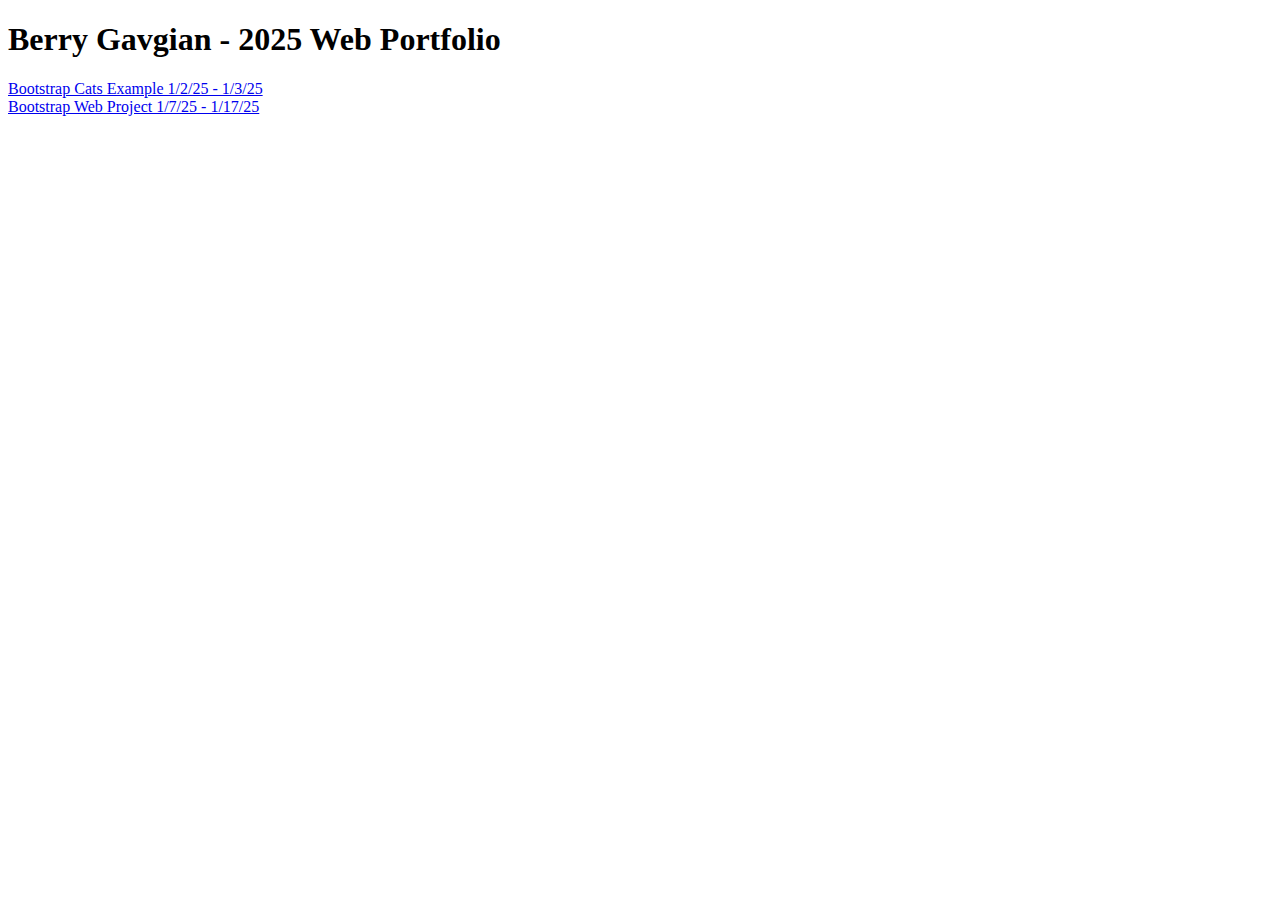
<file: index.html>
<!DOCTYPE html>
<html lang="en">
<head>
    <meta charset="UTF-8">
    <meta name="viewport" content="width=device-width, initial-scale=1.0">
    <title>Berry Gavgian - 2025 Web Portfolio</title>
</head>
<body>
    <h1>Berry Gavgian - 2025 Web Portfolio</h1>
    <a href="projects/catsBootstrap/index.html" target="_blank">Bootstrap Cats Example 1/2/25 - 1/3/25</a>
    <br>
    <a href="projects/bootstrapwebproject/index.html" target="_blank">Bootstrap Web Project 1/7/25 - 1/17/25 </a>
</body>
</html>
</file>
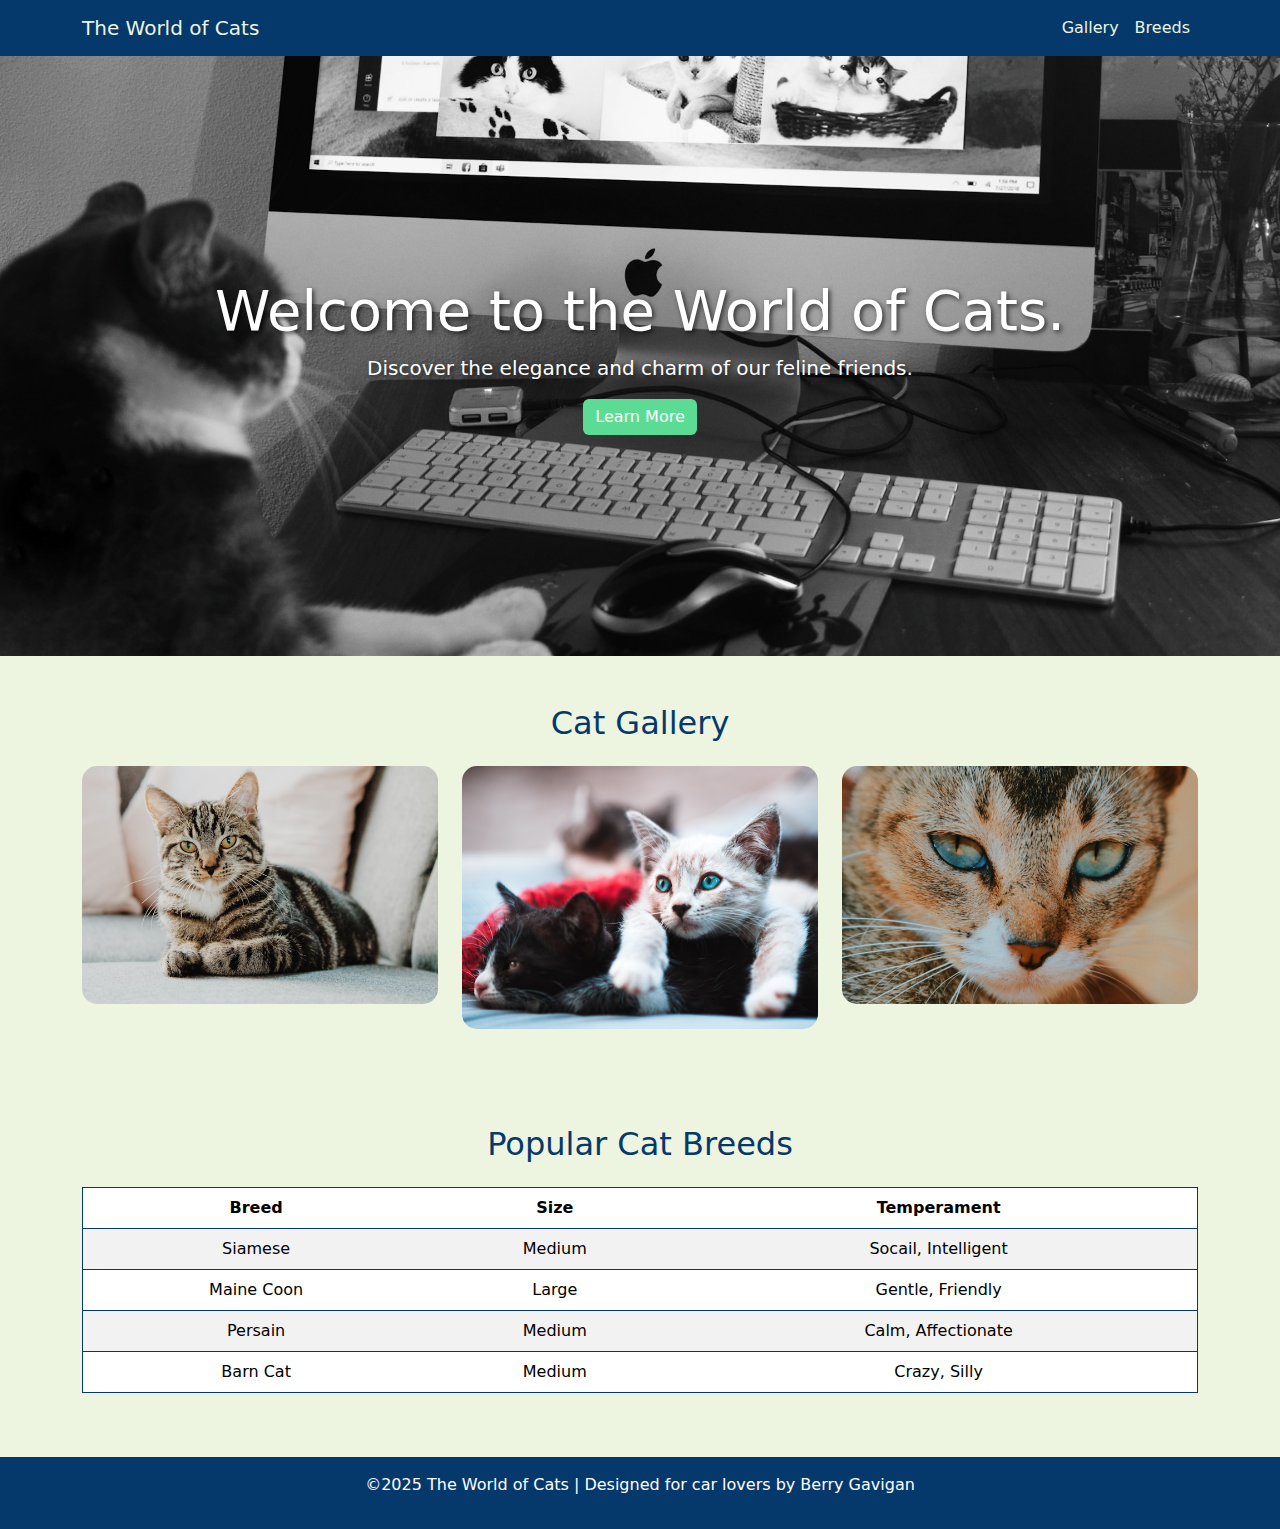
<file: projects/catsBootstrap/index.html>
<!DOCTYPE html>
<html lang="en">
<head>
    <meta charset="UTF-8">
    <meta name="viewport" content="width=device-width, initial-scale=1.0">
    <title>The World of Cats</title>

    <!-- Bootstrap CSS -->
        <link href="https://cdn.jsdelivr.net/npm/bootstrap@5.3.3/dist/css/bootstrap.min.css" rel="stylesheet" integrity="sha384-QWTKZyjpPEjISv5WaRU9OFeRpok6YctnYmDr5pNlyT2bRjXh0JMhjY6hW+ALEwIH" crossorigin="anonymous">


    <!-- Custom CSS -->
        <link rel="stylesheet" href="css/style.css">
</head>        
<body>
    <!-- Nav bar -->
    <nav class="navbar navbar-expand-lg">
        <div class="container">
            <!-- Brand Icon - Logo -->
            <a class="navbar-brand" href="#">The World of Cats</a>
            <!-- Hamburger button -->
            <button class="navbar-toggler" type="button" data-bs-toggle="collapse" data-bs-target="#navbarNav">
                <!-- <span class="navbar-toggler-icon"></span> -->
                <svg xmlns="http://www.w3.org/2000/svg" width="16" height="16" fill="currentColor" class="bi bi-list" viewBox="0 0 16 16">
                    <path fill-rule="evenodd" d="M2.5 12a.5.5 0 0 1 .5-.5h10a.5.5 0 0 1 0 1H3a.5.5 0 0 1-.5-.5m0-4a.5.5 0 0 1 .5-.5h10a.5.5 0 0 1 0 1H3a.5.5 0 0 1-.5-.5m0-4a.5.5 0 0 1 .5-.5h10a.5.5 0 0 1 0 1H3a.5.5 0 0 1-.5-.5"/>
                </svg>
            </button>
            <!-- Nav menu -->
            <div class="collapse navbar-collapse" id="navbarNav">
                <ul class="navbar-nav ms-auto">
                    <li class="nav-items"><a href="#gallery" class="nav-link">Gallery</a></li>
                    <li class="nav-items"><a href="#breeds" class="nav-link">Breeds</a></li>
                </ul>
            </div>
        </div>
    </nav>
    <!-- Header -->
     <header class="header-section">
        <h1 class="display-4">Welcome to the World of Cats.</h1>
        <p class="lead">Discover the elegance and charm of our feline friends.</p>
        <!-- Call to action -->
        <button class="btn btn-custom">Learn More</button>
     </header>
    <!-- Main -->
     <main>    
        <!-- Gallery -->
        <section id="gallery" class="container py-5">
            <h2 class="text-center mb-4">Cat Gallery</h2>
            <div class="row g-4">
                <div class="col-md-4">
                    <img src="img/img 2/cat1.jpg" class="img-fluid thumbnail-img" alt="Cat 1 - Photo by <a href='https://unsplash.com/@ejleusink?utm_content=creditCopyText&utm_medium=referral&utm_source=unsplash'>Erik-Jan Leusink</a> on <a href='https://unsplash.com/photos/selective-focus-photo-of-gray-tabby-cat-IbPxGLgJiMI?utm_content=creditCopyText&utm_medium=referral&utm_source=unsplash'>Unsplash</a>">
                </div>
                <div class="col-md-4">
                    <img src="img/img 2/cat2.jpg" class="img-fluid thumbnail-img" alt="Cat 2 - Photo by <a href='https://unsplash.com/@ejleusink?utm_content=creditCopyText&utm_medium=referral&utm_source=unsplash'>Erik-Jan Leusink</a> on <a href='https://unsplash.com/photos/selective-focus-photo-of-gray-tabby-cat-IbPxGLgJiMI?utm_content=creditCopyText&utm_medium=referral&utm_source=unsplash'>Unsplash</a>">
                </div>
                <div class="col-md-4">
                    <img src="img/img 2/cat3.jpg" class="img-fluid thumbnail-img" alt="Cat 3 - Photo by https://unsplash.com/@calypso999?utm_content=creditCopyText&utm_medium=referral&utm_source=unsplash'>Raul Varzar</a> on <a href='https://unsplash.com/photos/selective-focus-photography-brown-cat-lying-over-black-cat-1l2waV8glIQ?utm_content=creditCopyText&utm_medium=referral&utm_source=unsplash'>Unsplash</a>">
                </div>                
            </div>
        </section>
        <!-- Breeds -->
        <section id="breeds" class="container py-5">
            <h2 class="text-center mb-4">Popular Cat Breeds</h2>
            <table class="table table-custom table-striped text-center">
                <thead>
                    <tr>
                        <th>Breed</th>
                        <th>Size</th>
                        <th>Temperament</th>
                    </tr>
                </thead>
                <tbody>
                    <tr>
                        <td>Siamese</td>
                        <td>Medium</td>
                        <td>Socail, Intelligent</td>
                    </tr>
                    <tr>
                        <td>Maine Coon</td>
                        <td>Large</td>
                        <td>Gentle, Friendly</td>
                    </tr>
                    <tr>
                        <td>Persain</td>
                        <td>Medium</td>
                        <td>Calm, Affectionate</td>
                    </tr>
                    <tr>
                        <td>Barn Cat</td>
                        <td>Medium</td>
                        <td>Crazy, Silly</td>
                    </tr>
                </tbody>
            </table>
        </section>
    </main>
    <!-- Footer -->
    <footer class="text-center py-3">
        <p>&copy;2025 The World of Cats | Designed for car lovers by Berry Gavigan</p>
    </footer>

    <!-- Bootstrap JavaScript -->
    <script src="https://cdn.jsdelivr.net/npm/bootstrap@5.3.3/dist/js/bootstrap.bundle.min.js" integrity="sha384-YvpcrYf0tY3lHB60NNkmXc5s9fDVZLESaAA55NDzOxhy9GkcIdslK1eN7N6jIeHz" crossorigin="anonymous"></script>
</body>
</html>
</file>
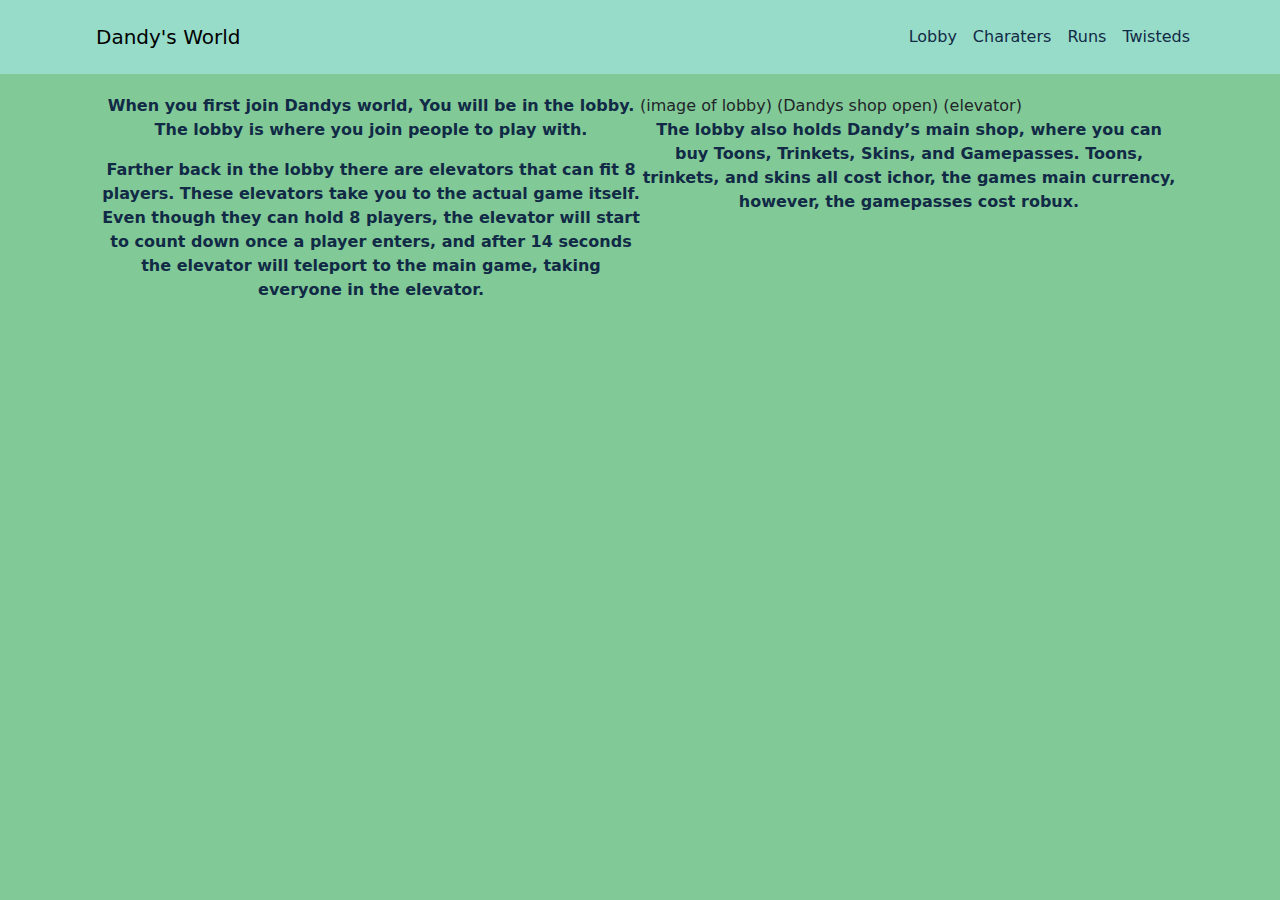
<file: projects/bootstrapwebproject/page1.html>
<!DOCTYPE html>
<html lang="en">
<head>
    <meta charset="UTF-8">
    <meta name="viewport" content="width=device-width, initial-scale=1.0">
    <title>Dandy world</title>

    <!-- Bootstrap CSS -->
    <link href="https://cdn.jsdelivr.net/npm/bootstrap@5.3.3/dist/css/bootstrap.min.css" rel="stylesheet" integrity="sha384-QWTKZyjpPEjISv5WaRU9OFeRpok6YctnYmDr5pNlyT2bRjXh0JMhjY6hW+ALEwIH" crossorigin="anonymous">


    <!-- Custom CSS -->
        <link rel="stylesheet" href="css/styles.css">
</head>
<body>
    <nav class="navbar navbar-expand-lg sticky-top">
        <div class="container">
            <a class="navbar-brand" href="index.html">Dandy's World</a>
            <button class="navbar-toggler" type="button" data-bs-toggle="collapse" data-bs-target="#navbarNav">
                <svg xmlns="http://www.w3.org/2000/svg" width="16" height="16" fill="currentColor" class="bi bi-list" viewBox="0 0 16 16">
                    <path fill-rule="evenodd" d="M2.5 12a.5.5 0 0 1 .5-.5h10a.5.5 0 0 1 0 1H3a.5.5 0 0 1-.5-.5m0-4a.5.5 0 0 1 .5-.5h10a.5.5 0 0 1 0 1H3a.5.5 0 0 1-.5-.5m0-4a.5.5 0 0 1 .5-.5h10a.5.5 0 0 1 0 1H3a.5.5 0 0 1-.5-.5"/>
                </svg>
            </button>
            <div class="collapse navbar-collapse" id="navbarNav">
                <ul class="navbar-nav ms-auto">
                    <li class="nav-items"><a href="page1.html" class="nav-link even">Lobby</a></li>
                    <li class="nav-items"><a href="page2.html" class="nav-link even">Charaters</a></li>
                    <li class="nav-items"><a href="page3.html" class="nav-link even">Runs</a></li>
                    <li class="nav-items"><a href="page4.html" class="nav-link even">Twisteds</a></li>
                </ul>
            </div>
        </div>
    </nav>

        <div class="container">
            <div class="content">
                <p class="even col-6" id="l">When you first join Dandys world, You will be in the lobby. The lobby is where you join people to play with.</p>
                (image of lobby) 
                <p class="even col-6" id="r"> The lobby also holds Dandy’s main shop, where you can buy Toons, Trinkets, Skins, and Gamepasses. Toons, trinkets, and skins all cost ichor, the games main currency, however, the gamepasses cost robux.</p>
                (Dandys shop open) 
                <p class="even col-6" id="l">Farther back in the lobby there are elevators that can fit 8 players. These elevators take you to the actual game itself. Even though they can hold 8 players, the elevator will start to count down once a player enters, and after 14 seconds the elevator will teleport to the main game, taking everyone in the elevator.</p>
                (elevator)
            </div>
        </div>
    <script src="https://cdn.jsdelivr.net/npm/bootstrap@5.3.3/dist/js/bootstrap.bundle.min.js" integrity="sha384-YvpcrYf0tY3lHB60NNkmXc5s9fDVZLESaAA55NDzOxhy9GkcIdslK1eN7N6jIeHz" crossorigin="anonymous"></script>
</body>
<footer>

</footer>
</html>
</file>
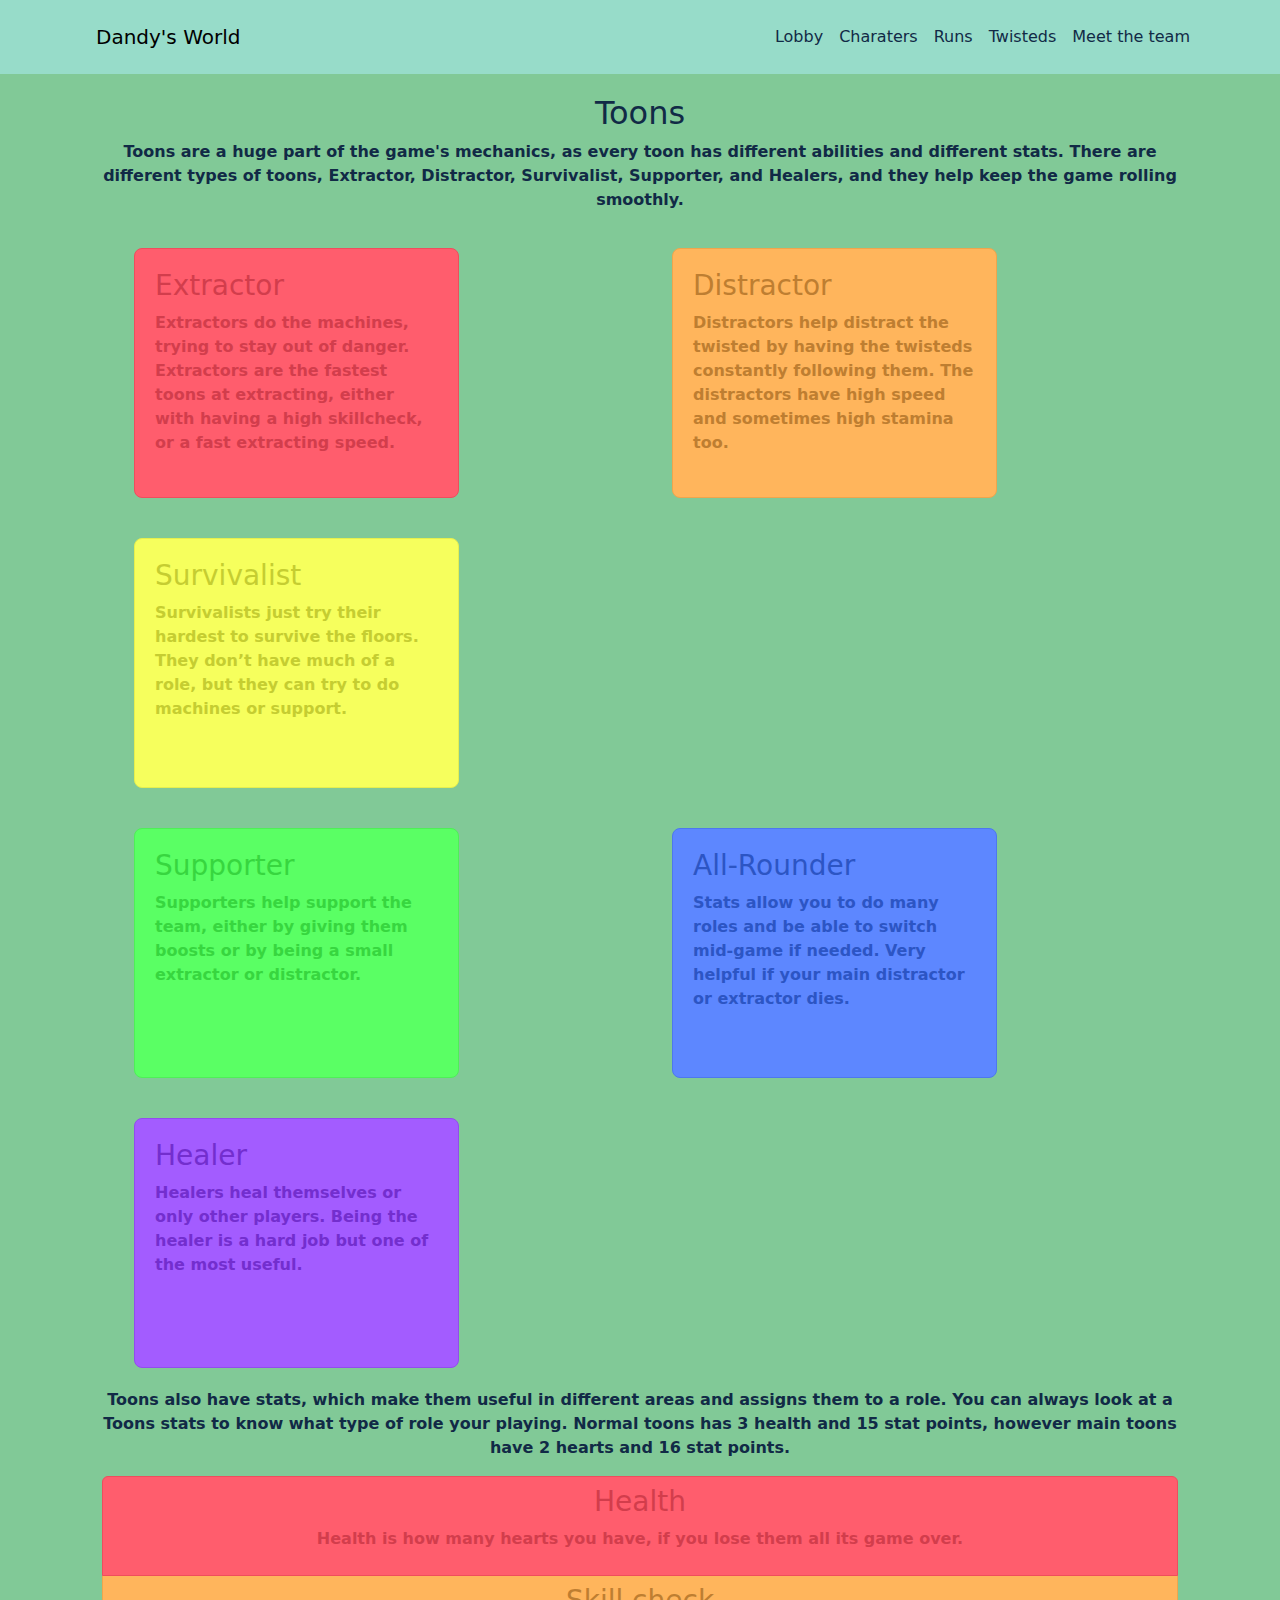
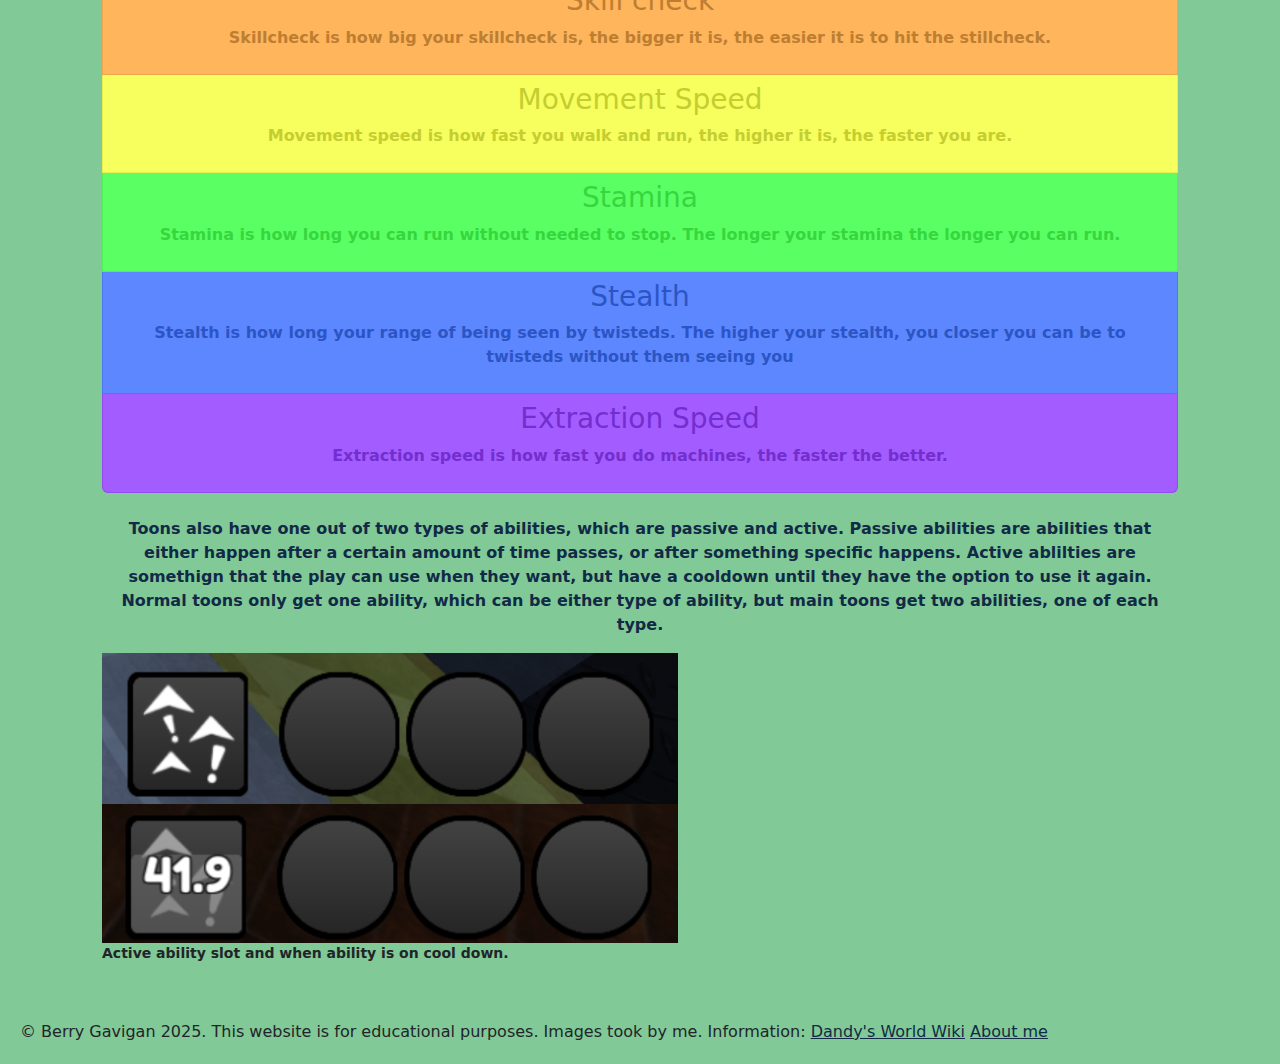
<file: projects/bootstrapwebproject/page2.html>
<!DOCTYPE html>
<html lang="en">
<head>
    <meta charset="UTF-8">
    <meta name="viewport" content="width=device-width, initial-scale=1.0">
    <title>Dandy world</title>

    <!-- Bootstrap CSS -->
    <link href="https://cdn.jsdelivr.net/npm/bootstrap@5.3.3/dist/css/bootstrap.min.css" rel="stylesheet" integrity="sha384-QWTKZyjpPEjISv5WaRU9OFeRpok6YctnYmDr5pNlyT2bRjXh0JMhjY6hW+ALEwIH" crossorigin="anonymous">


    <!-- Custom CSS -->
        <link rel="stylesheet" href="css/styles.css">
</head>
<body>
    <nav class="navbar navbar-expand-lg sticky-top">
        <div class="container">
            <a class="navbar-brand" href="index.html">Dandy's World</a>
            <button class="navbar-toggler" type="button" data-bs-toggle="collapse" data-bs-target="#navbarNav">
                <svg xmlns="http://www.w3.org/2000/svg" width="16" height="16" fill="currentColor" class="bi bi-list" viewBox="0 0 16 16">
                    <path fill-rule="evenodd" d="M2.5 12a.5.5 0 0 1 .5-.5h10a.5.5 0 0 1 0 1H3a.5.5 0 0 1-.5-.5m0-4a.5.5 0 0 1 .5-.5h10a.5.5 0 0 1 0 1H3a.5.5 0 0 1-.5-.5m0-4a.5.5 0 0 1 .5-.5h10a.5.5 0 0 1 0 1H3a.5.5 0 0 1-.5-.5"/>
                </svg>
            </button>
            <div class="collapse navbar-collapse" id="navbarNav">
                <ul class="navbar-nav ms-auto">
                    <li class="nav-items"><a href="page1.html" class="nav-link even">Lobby</a></li>
                    <li class="nav-items"><a href="page2.html" class="nav-link even">Charaters</a></li>
                    <li class="nav-items"><a href="page3.html" class="nav-link even">Runs</a></li>
                    <li class="nav-items"><a href="page4.html" class="nav-link even">Twisteds</a></li>
                    <li class="nav-items"><a href="page5.html" class="nav-link even">Meet the team</a></li>
                </ul>
            </div>
        </div>
    </nav>
    <div class="container">
        <div class="content">
            <h2 class="even">Toons</h2>
            <p class="even">Toons are a huge part of the game's mechanics, as every toon has different abilities and different stats. There are different types of toons, Extractor, Distractor, Survivalist, Supporter, and Healers, and they help keep the game rolling smoothly.</p>
            <div class="container">
                <div class="row">
                    <div class="col">   
                        <div class="card a1">
                            <div class="content">
                            <h3>Extractor</h3>
                            <p>Extractors do the machines, trying to stay out of danger. Extractors are the fastest toons at extracting, either with having a high skillcheck, or a fast extracting speed.</p>
                        </div>
                    </div>
                </div>
                <div class="col">   
                    <div class="card a2">
                        <div class="content">
                            <h3>Distractor</h3>
                            <p> Distractors help distract the twisted by having the twisteds constantly following them. The distractors have high speed and sometimes high stamina too.</p>
                        </div>
                    </div>
                </div>
                <div class="col">   
                    <div class="card a3">
                        <div class="content">
                            <h3>Survivalist</h3>
                            <p>Survivalists just try their hardest to  survive the floors. They don’t have much of a role, but they can try to do machines or support.</p>
                        </div>
                    </div>
                </div>
            </div>
        </div>
        <div class="container">
            <div class="row">
                <div class="col">   
                    <div class="card a4">
                        <div class="content">
                            <h3>Supporter</h3>
                            <p>Supporters help support the team, either by giving them boosts or by being a small extractor or distractor.</p>
                        </div>
                    </div>
                </div>
                <div class="col">   
                    <div class="card a5">
                        <div class="content">
                            <h3>All-Rounder</h3>
                            <p> Stats allow you to do many roles and be able to switch mid-game if needed. Very helpful if your main distractor or extractor dies.</p>
                        </div>
                    </div>
                </div>
                <div class="col">   
                    <div class="card a6">
                        <div class="content">
                            <h3>Healer</h3>
                            <p>Healers heal themselves or only other players. Being the healer is a hard job but one of the most useful.</p>
                        </div>
                    </div>
                </div>
            </div>
        </div>
    <p class="even">Toons also have stats, which make them useful in different areas and assigns them to a role. You can always look at a Toons stats to know what type of role your playing. Normal toons has 3 health and 15 stat points, however main toons have 2 hearts and 16 stat points.</p>
    <ul class="list-group">
        <li class="list-group-item a1 lgi"><h3>Health</h3><p>Health is how many hearts you have, if you lose them all its game over.</p></li>
        <li class="list-group-item a2 lgi"><h3>Skill check</h3><p>Skillcheck is how big your skillcheck is, the bigger it is, the easier it is to hit the stillcheck.</p></li>
        <li class="list-group-item a3 lgi"><h3>Movement Speed</h3><p>Movement speed is how fast you walk and run, the higher it is, the faster you are.</p></li>
        <li class="list-group-item a4 lgi"><h3>Stamina</h3><p>Stamina is how long you can run without needed to stop. The longer your stamina the longer you can run.</p></li>
        <li class="list-group-item a5 lgi"><h3>Stealth</h3><p>Stealth is how long your range of being seen by twisteds. The higher your stealth, you closer you can be to twisteds without them seeing you</p></li>
        <li class="list-group-item a6 lgi"><h3>Extraction Speed</h3><p>Extraction speed is how fast you do machines, the faster the better.</p></li>
      </ul>
      <br>
    <p class="even"> Toons also have one out of two types of abilities, which are passive and active. Passive abilities are abilities that either happen after a certain amount of time passes, or after something specific happens. Active ablilties are somethign that the play can use when they want, but have a cooldown until they have the option to use it again. Normal toons only get one ability, which can be either type of ability, but main toons get two abilities, one of each type.</p>
    <img src="img/active1.png"> <img src="img/active2.png">
    <p class="small">Active ability slot and when ability is on cool down.</p>
    </div>
</div>
    <script src="https://cdn.jsdelivr.net/npm/bootstrap@5.3.3/dist/js/bootstrap.bundle.min.js" integrity="sha384-YvpcrYf0tY3lHB60NNkmXc5s9fDVZLESaAA55NDzOxhy9GkcIdslK1eN7N6jIeHz" crossorigin="anonymous"></script>
</body>
<footer>
    &copy; Berry Gavigan 2025. This website is for educational purposes. Images took by me. Information: <a href="https://dandys-world-robloxhorror.fandom.com/wiki/Main_Page" target="_blank">Dandy's World Wiki</a> <a href="page6.html">About me</a>
</footer>
</html>
</file>
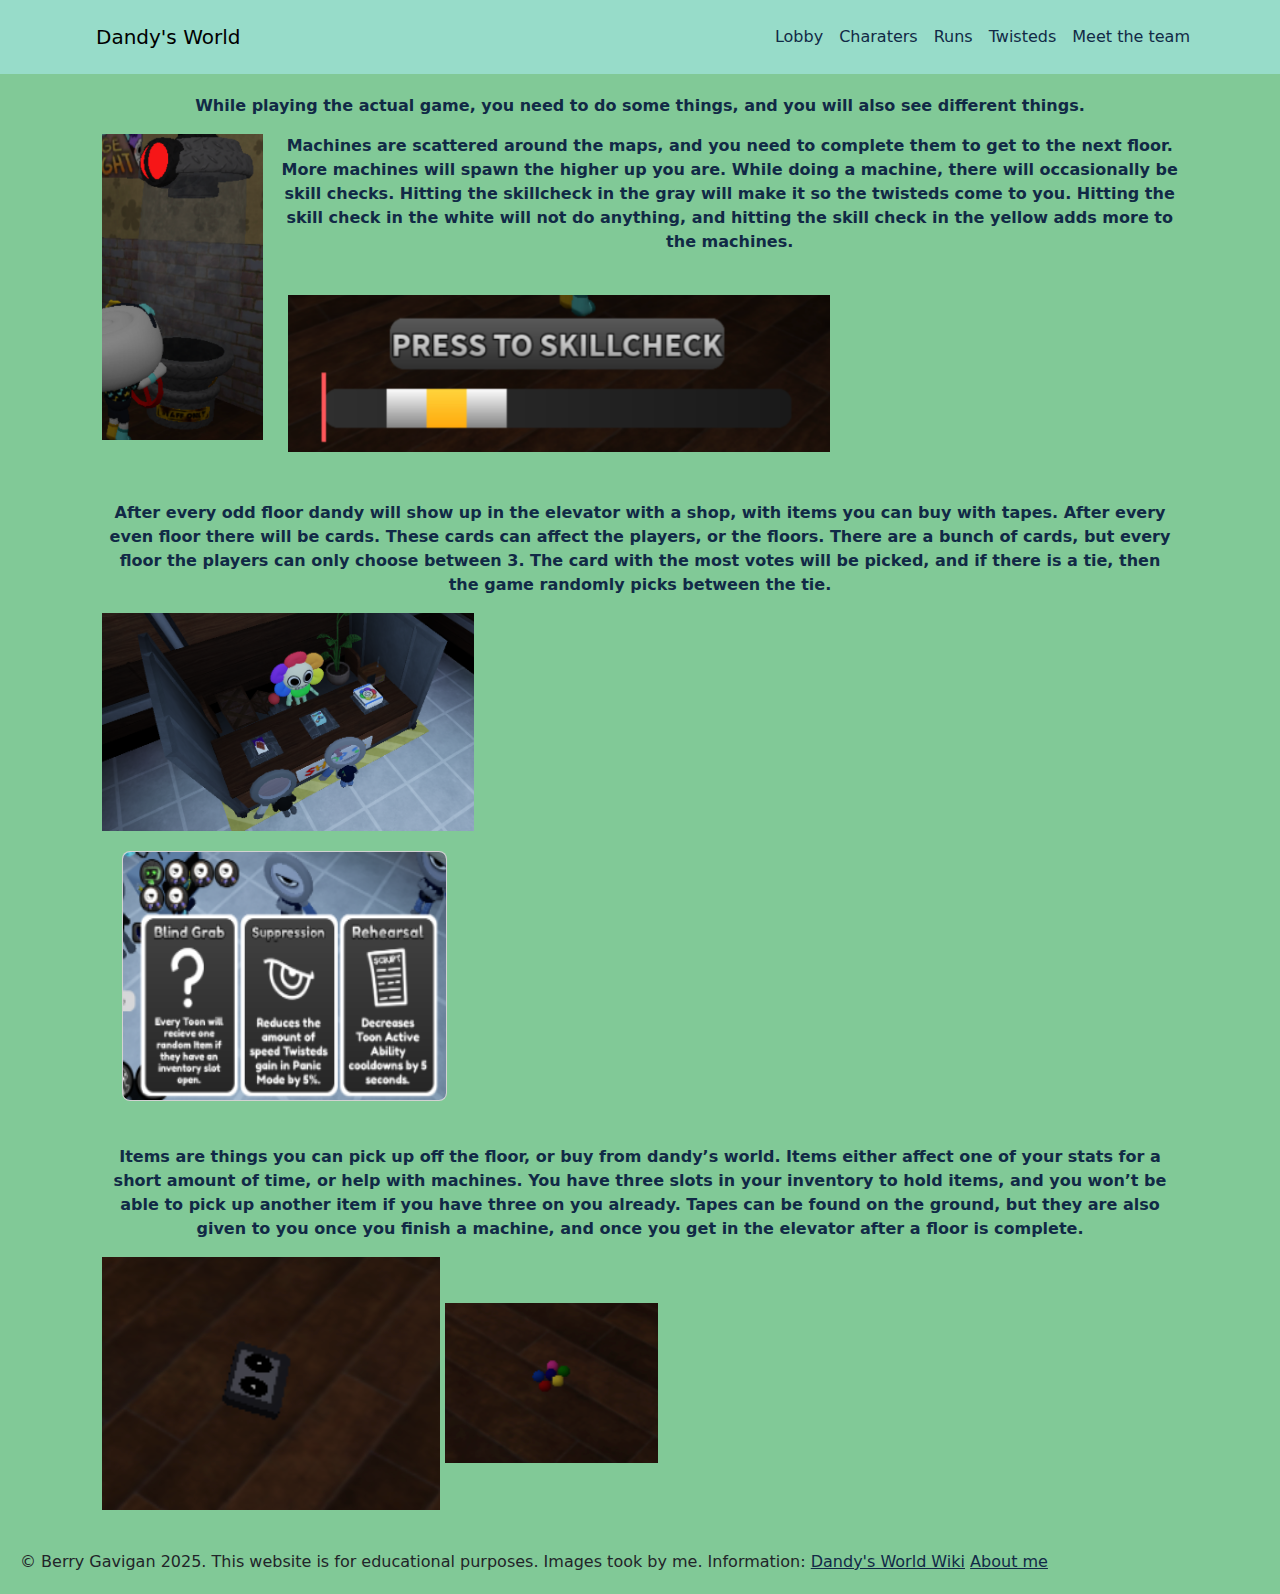
<file: projects/bootstrapwebproject/page3.html>
<!DOCTYPE html>
<html lang="en">
<head>
    <meta charset="UTF-8">
    <meta name="viewport" content="width=device-width, initial-scale=1.0">
    <title>Dandy world</title>

    <!-- Bootstrap CSS -->
    <link href="https://cdn.jsdelivr.net/npm/bootstrap@5.3.3/dist/css/bootstrap.min.css" rel="stylesheet" integrity="sha384-QWTKZyjpPEjISv5WaRU9OFeRpok6YctnYmDr5pNlyT2bRjXh0JMhjY6hW+ALEwIH" crossorigin="anonymous">


    <!-- Custom CSS -->
        <link rel="stylesheet" href="css/styles.css">
</head>
<body>
    <nav class="navbar navbar-expand-lg sticky-top">
        <div class="container">
            <a class="navbar-brand" href="index.html">Dandy's World</a>
            <button class="navbar-toggler" type="button" data-bs-toggle="collapse" data-bs-target="#navbarNav">
                <svg xmlns="http://www.w3.org/2000/svg" width="16" height="16" fill="currentColor" class="bi bi-list" viewBox="0 0 16 16">
                    <path fill-rule="evenodd" d="M2.5 12a.5.5 0 0 1 .5-.5h10a.5.5 0 0 1 0 1H3a.5.5 0 0 1-.5-.5m0-4a.5.5 0 0 1 .5-.5h10a.5.5 0 0 1 0 1H3a.5.5 0 0 1-.5-.5m0-4a.5.5 0 0 1 .5-.5h10a.5.5 0 0 1 0 1H3a.5.5 0 0 1-.5-.5"/>
                </svg>
            </button>
            <div class="collapse navbar-collapse" id="navbarNav">
                <ul class="navbar-nav ms-auto">
                    <li class="nav-items"><a href="page1.html" class="nav-link even">Lobby</a></li>
                    <li class="nav-items"><a href="page2.html" class="nav-link even">Charaters</a></li>
                    <li class="nav-items"><a href="page3.html" class="nav-link even">Runs</a></li>
                    <li class="nav-items"><a href="page4.html" class="nav-link even">Twisteds</a></li>
                    <li class="nav-items"><a href="page5.html" class="nav-link even">Meet the team</a></li>
                </ul>
            </div>
        </div>
    </nav>
    <div class="container">
        <div class="content">
            <p class="even">While playing the actual game, you need to do some things, and you will also see different things.</p>
            <div class="row">
                <div class="col">
                    <p class="even col-10" id="r"> Machines are scattered around the maps, and you need to complete them to get to the next floor. More machines will spawn the higher up you are. While doing a machine, there will occasionally be skill checks. Hitting the skillcheck in the gray will make it so the twisteds come to you. Hitting the skill check in the white will not do anything, and hitting the skill check in the yellow adds more to the machines.</p>
                    <img src="img/machine.png" id="l" class="machine">
                    <img src="img/skillcheck.png" class="skill">
                </div>
            </div>
            <br>
            <p class="even">After every odd floor dandy will show up in the elevator with a shop, with items you can buy with tapes. After every even floor there will be cards. These cards can affect the players, or the floors. There are a bunch of cards, but every floor the players can only choose between 3. The card with the most votes will be picked, and if there is a tie, then the game randomly picks between the tie. </p>
            <img src="img/shop.png" alt="" class="ssop"> <img src="img/card.png" alt="" class="card">
            <br>
            <p class="even">Items are things you can pick up off the floor, or buy from dandy’s world. Items either affect one of your stats for a short amount of time, or help with machines. You have three slots in your inventory to hold items, and you won’t be able to pick up another item if you have three on you already. Tapes can be found on the ground, but they are also given to you once you finish a machine, and once you get in the elevator after a floor is complete.</p>
            <img src="img/tape.png" alt="" class="tape"> <img src="img/flooritem.png" alt="" class="item">
        </div>
    </div>
    <script src="https://cdn.jsdelivr.net/npm/bootstrap@5.3.3/dist/js/bootstrap.bundle.min.js" integrity="sha384-YvpcrYf0tY3lHB60NNkmXc5s9fDVZLESaAA55NDzOxhy9GkcIdslK1eN7N6jIeHz" crossorigin="anonymous"></script>
</body>
<footer>
    &copy; Berry Gavigan 2025. This website is for educational purposes. Images took by me. Information: <a href="https://dandys-world-robloxhorror.fandom.com/wiki/Main_Page" target="_blank">Dandy's World Wiki</a> <a href="page6.html">About me</a>
</footer>
</html>
</file>
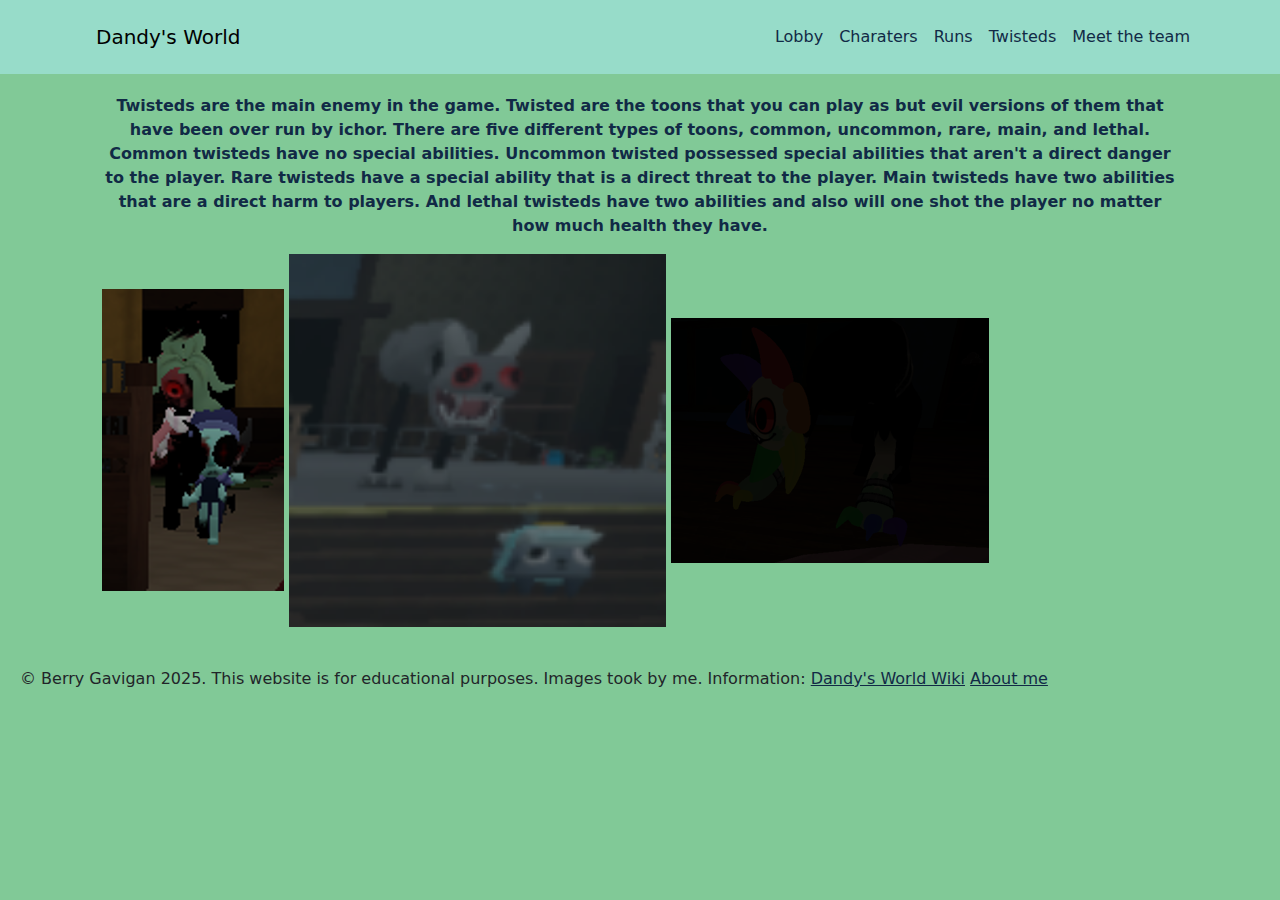
<file: projects/bootstrapwebproject/page4.html>
<!DOCTYPE html>
<html lang="en">
<head>
    <meta charset="UTF-8">
    <meta name="viewport" content="width=device-width, initial-scale=1.0">
    <title>Dandy world</title>

    <!-- Bootstrap CSS -->
    <link href="https://cdn.jsdelivr.net/npm/bootstrap@5.3.3/dist/css/bootstrap.min.css" rel="stylesheet" integrity="sha384-QWTKZyjpPEjISv5WaRU9OFeRpok6YctnYmDr5pNlyT2bRjXh0JMhjY6hW+ALEwIH" crossorigin="anonymous">
    <script src="https://cdn.jsdelivr.net/npm/bootstrap@5.3.3/dist/js/bootstrap.bundle.min.js" integrity="sha384-YvpcrYf0tY3lHB60NNkmXc5s9fDVZLESaAA55NDzOxhy9GkcIdslK1eN7N6jIeHz" crossorigin="anonymous"></script>


    <!-- Custom CSS -->
        <link rel="stylesheet" href="css/styles.css">
</head>
<body>
    <nav class="navbar navbar-expand-lg sticky-top">
        <div class="container">
            <a class="navbar-brand" href="index.html">Dandy's World</a>
            <button class="navbar-toggler" type="button" data-bs-toggle="collapse" data-bs-target="#navbarNav">
                <svg xmlns="http://www.w3.org/2000/svg" width="16" height="16" fill="currentColor" class="bi bi-list" viewBox="0 0 16 16">
                    <path fill-rule="evenodd" d="M2.5 12a.5.5 0 0 1 .5-.5h10a.5.5 0 0 1 0 1H3a.5.5 0 0 1-.5-.5m0-4a.5.5 0 0 1 .5-.5h10a.5.5 0 0 1 0 1H3a.5.5 0 0 1-.5-.5m0-4a.5.5 0 0 1 .5-.5h10a.5.5 0 0 1 0 1H3a.5.5 0 0 1-.5-.5"/>
                </svg>
            </button>
            <div class="collapse navbar-collapse" id="navbarNav">
                <ul class="navbar-nav ms-auto">
                    <li class="nav-items"><a href="page1.html" class="nav-link even">Lobby</a></li>
                    <li class="nav-items"><a href="page2.html" class="nav-link even">Charaters</a></li>
                    <li class="nav-items"><a href="page3.html" class="nav-link even">Runs</a></li>
                    <li class="nav-items"><a href="page4.html" class="nav-link even">Twisteds</a></li>
                    <li class="nav-items"><a href="page5.html" class="nav-link even">Meet the team</a></li>
                </ul>
            </div>
        </div>
    </nav>
    <div class="container">
        <div class="content">
            <p class="even">Twisteds are the main enemy in the game. Twisted are the toons that you can play as but evil versions of them that have been over run by ichor. There are five different types of toons, common, uncommon, rare, main, and lethal. Common twisteds have no special abilities. Uncommon twisted possessed special abilities that aren't a direct danger to the player. Rare twisteds have a special ability that is a direct threat to the player. Main twisteds have two abilities that are a direct harm to players. And lethal twisteds have two abilities and also will one shot the player no matter how much health they have.</p>
            <img src="img/twisted.png" alt="" class="twisted"> <img src="img/peddle.png" alt="" class="ped"> <img src="img/dan.png" alt="" class="dan">
        </div>
    </div>
      
    

    <script src="https://cdn.jsdelivr.net/npm/bootstrap@5.3.3/dist/js/bootstrap.bundle.min.js" integrity="sha384-YvpcrYf0tY3lHB60NNkmXc5s9fDVZLESaAA55NDzOxhy9GkcIdslK1eN7N6jIeHz" crossorigin="anonymous"></script>
</body>
<footer>
    &copy; Berry Gavigan 2025. This website is for educational purposes. Images took by me. Information: <a href="https://dandys-world-robloxhorror.fandom.com/wiki/Main_Page" target="_blank">Dandy's World Wiki</a> <a href="page6.html">About me</a>
</footer>
</html>
</file>
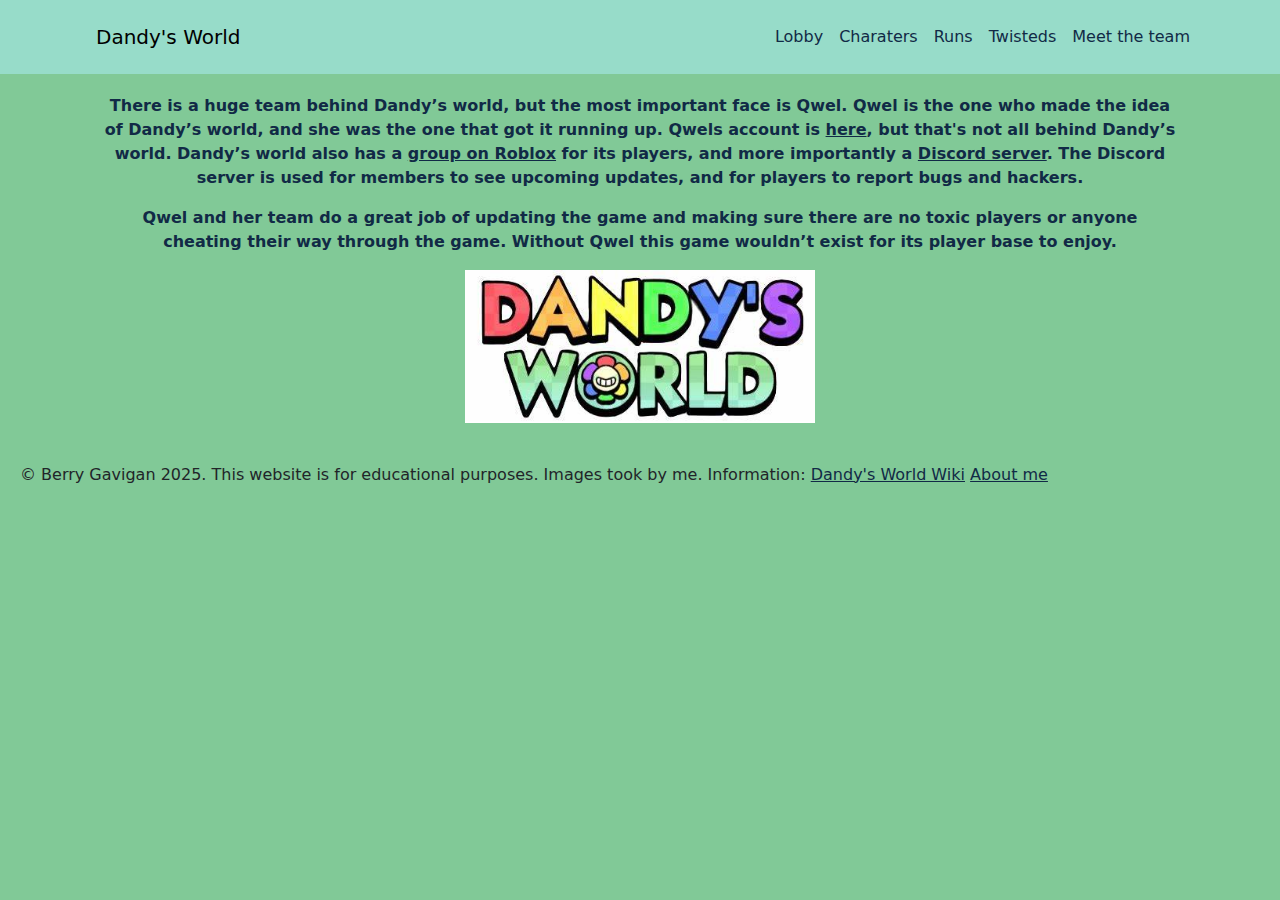
<file: projects/bootstrapwebproject/page5.html>
<!DOCTYPE html>
<html lang="en">
<head>
    <meta charset="UTF-8">
    <meta name="viewport" content="width=device-width, initial-scale=1.0">
    <title>Dandy world</title>

    <!-- Bootstrap CSS -->
    <link href="https://cdn.jsdelivr.net/npm/bootstrap@5.3.3/dist/css/bootstrap.min.css" rel="stylesheet" integrity="sha384-QWTKZyjpPEjISv5WaRU9OFeRpok6YctnYmDr5pNlyT2bRjXh0JMhjY6hW+ALEwIH" crossorigin="anonymous">
    <script src="https://cdn.jsdelivr.net/npm/bootstrap@5.3.3/dist/js/bootstrap.bundle.min.js" integrity="sha384-YvpcrYf0tY3lHB60NNkmXc5s9fDVZLESaAA55NDzOxhy9GkcIdslK1eN7N6jIeHz" crossorigin="anonymous"></script>


    <!-- Custom CSS -->
        <link rel="stylesheet" href="css/styles.css">
</head>
<body>
    <nav class="navbar navbar-expand-lg sticky-top">
        <div class="container">
            <a class="navbar-brand" href="index.html">Dandy's World</a>
            <button class="navbar-toggler" type="button" data-bs-toggle="collapse" data-bs-target="#navbarNav">
                <svg xmlns="http://www.w3.org/2000/svg" width="16" height="16" fill="currentColor" class="bi bi-list" viewBox="0 0 16 16">
                    <path fill-rule="evenodd" d="M2.5 12a.5.5 0 0 1 .5-.5h10a.5.5 0 0 1 0 1H3a.5.5 0 0 1-.5-.5m0-4a.5.5 0 0 1 .5-.5h10a.5.5 0 0 1 0 1H3a.5.5 0 0 1-.5-.5m0-4a.5.5 0 0 1 .5-.5h10a.5.5 0 0 1 0 1H3a.5.5 0 0 1-.5-.5"/>
                </svg>
            </button>
            <div class="collapse navbar-collapse" id="navbarNav">
                <ul class="navbar-nav ms-auto">
                    <li class="nav-items"><a href="page1.html" class="nav-link even">Lobby</a></li>
                    <li class="nav-items"><a href="page2.html" class="nav-link even">Charaters</a></li>
                    <li class="nav-items"><a href="page3.html" class="nav-link even">Runs</a></li>
                    <li class="nav-items"><a href="page4.html" class="nav-link even">Twisteds</a></li>
                    <li class="nav-items"><a href="page5.html" class="nav-link even">Meet the team</a></li>
                </ul>
            </div>
        </div>
    </nav>
    <div class="container">
        <div class="content">
            <p class="even">There is a huge team behind Dandy’s world, but the most important face is Qwel. Qwel is the one who made the idea of Dandy’s world, and she was the one that got it running up. Qwels account is <a href="https://www.roblox.com/users/86131129/profile" target="_blank">here</a>, but that's not all behind Dandy’s world. Dandy’s world also has a <a href="https://www.roblox.com/communities/14576965/BlushCrunch-Studio#!/about" target="_blank">group on Roblox</a> for its players, and more importantly a <a href="https://discord.com/invite/W5t424NwAc">Discord server</a>. The Discord server is used for members to see upcoming updates, and for players to report bugs and hackers.</p>
            <p class="even">Qwel and her team do a great job of updating the game and making sure there are no toxic players or anyone cheating their way through the game. Without Qwel this game wouldn’t exist for its player base to enjoy.</p>
            <img src="img/hiiiiiiiiiiiiiiiiiiii.jpg" alt="" class="letsgo">
        </div>
    </div>
      
    

    <script src="https://cdn.jsdelivr.net/npm/bootstrap@5.3.3/dist/js/bootstrap.bundle.min.js" integrity="sha384-YvpcrYf0tY3lHB60NNkmXc5s9fDVZLESaAA55NDzOxhy9GkcIdslK1eN7N6jIeHz" crossorigin="anonymous"></script>
</body>
<footer>
 &copy; Berry Gavigan 2025. This website is for educational purposes. Images took by me. Information: <a href="https://dandys-world-robloxhorror.fandom.com/wiki/Main_Page" target="_blank">Dandy's World Wiki</a> <a href="page6.html">About me</a>
</footer>
</html>
</file>
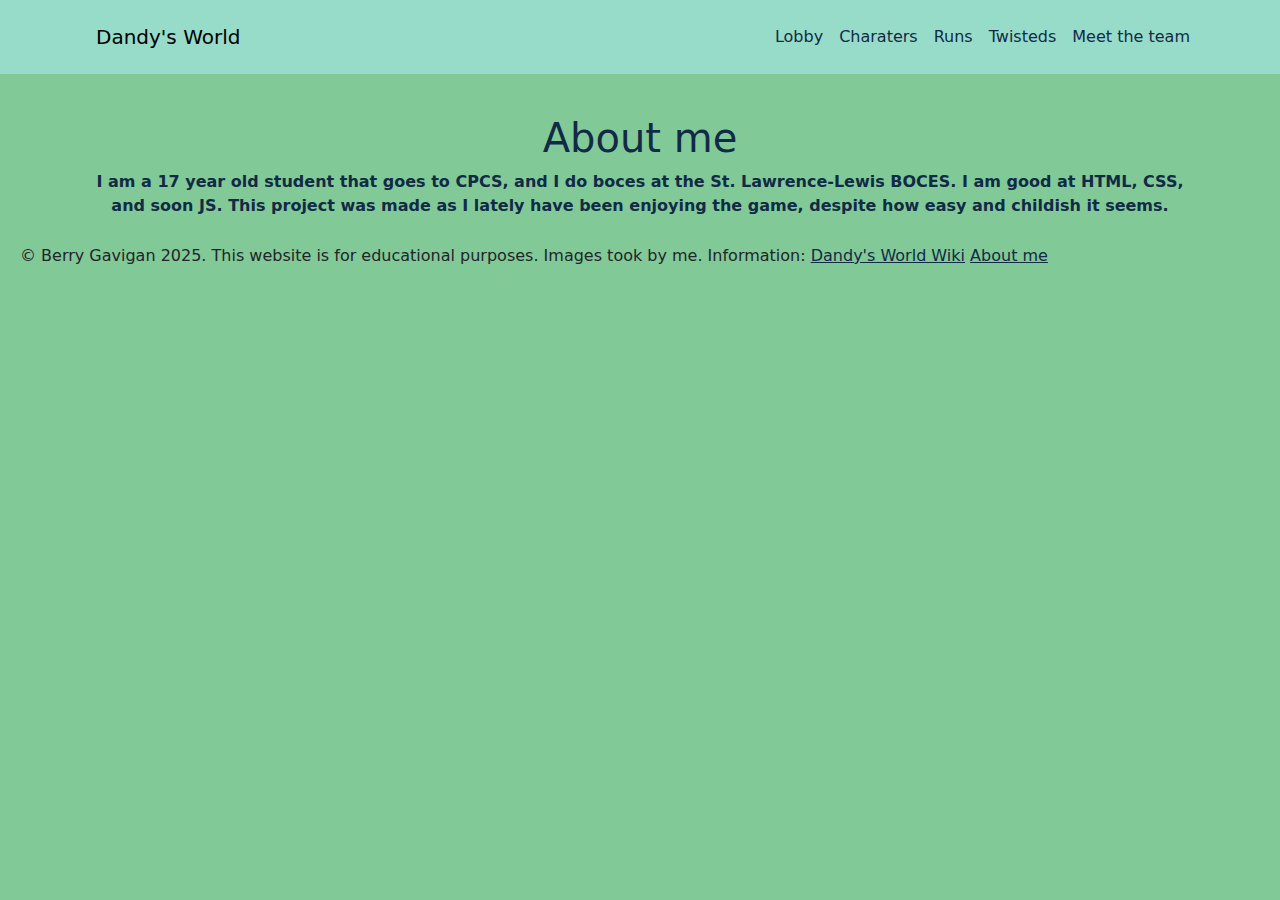
<file: projects/bootstrapwebproject/page6.html>
<!DOCTYPE html>
<html lang="en">
<head>
    <meta charset="UTF-8">
    <meta name="viewport" content="width=device-width, initial-scale=1.0">
    <title>Dandy world</title>

    <!-- Bootstrap CSS -->
    <link href="https://cdn.jsdelivr.net/npm/bootstrap@5.3.3/dist/css/bootstrap.min.css" rel="stylesheet" integrity="sha384-QWTKZyjpPEjISv5WaRU9OFeRpok6YctnYmDr5pNlyT2bRjXh0JMhjY6hW+ALEwIH" crossorigin="anonymous">


    <!-- Custom CSS -->
        <link rel="stylesheet" href="css/styles.css">
</head>
<body>
    <nav class="navbar navbar-expand-lg sticky-top">
        <div class="container">
            <a class="navbar-brand" href="index.html">Dandy's World</a>
            <button class="navbar-toggler" type="button" data-bs-toggle="collapse" data-bs-target="#navbarNav">
                <svg xmlns="http://www.w3.org/2000/svg" width="16" height="16" fill="currentColor" class="bi bi-list" viewBox="0 0 16 16">
                    <path fill-rule="evenodd" d="M2.5 12a.5.5 0 0 1 .5-.5h10a.5.5 0 0 1 0 1H3a.5.5 0 0 1-.5-.5m0-4a.5.5 0 0 1 .5-.5h10a.5.5 0 0 1 0 1H3a.5.5 0 0 1-.5-.5m0-4a.5.5 0 0 1 .5-.5h10a.5.5 0 0 1 0 1H3a.5.5 0 0 1-.5-.5"/>
                </svg>
            </button>
            <div class="collapse navbar-collapse" id="navbarNav">
                <ul class="navbar-nav ms-auto">
                    <li class="nav-items"><a href="page1.html" class="nav-link even">Lobby</a></li>
                    <li class="nav-items"><a href="page2.html" class="nav-link even">Charaters</a></li>
                    <li class="nav-items"><a href="page3.html" class="nav-link even">Runs</a></li>
                    <li class="nav-items"><a href="page4.html" class="nav-link even">Twisteds</a></li>
                    <li class="nav-items"><a href="page5.html" class="nav-link even">Meet the team</a></li>
                </ul>
            </div>
        </div>
    </nav>
    <div class="container">
        <div class="content"></div>
            <header class="even"> <h1>About me</h1></header>
            <p class="even">I am a 17 year old student that goes to CPCS, and I do boces at the St. Lawrence-Lewis BOCES. I am good at HTML, CSS, and soon JS. This project was made as I lately have been enjoying the game, despite how easy and childish it seems.</p>
        </div>
    </div>
    <script src="https://cdn.jsdelivr.net/npm/bootstrap@5.3.3/dist/js/bootstrap.bundle.min.js" integrity="sha384-YvpcrYf0tY3lHB60NNkmXc5s9fDVZLESaAA55NDzOxhy9GkcIdslK1eN7N6jIeHz" crossorigin="anonymous"></script>
</body>
<footer>
    &copy; Berry Gavigan 2025. This website is for educational purposes. Images took by me. Information: <a href="https://dandys-world-robloxhorror.fandom.com/wiki/Main_Page" target="_blank">Dandy's World Wiki</a> <a href="page6.html">About me</a>
</footer>
</html>
</file>
<file: projects/catsBootstrap/css/style.css>
/* Tags */

body {
    background-color: #edf5e1;
    color: #05386b
}

footer {
    background-color: #05386b;
    color: #fff
}

/* Class */

.btn-custom {
    background-color: #5cdb95;
    color: #fff;
    border: none;
}

.btn-custom:hover {
    background-color: #379683
}

.header-section{
    background: url("../img/img 2/header.jpg") no-repeat center center/cover;
    background-position: bottom; 
    color: #fff;
    height: 600px;
    text-shadow: 2px 2px 5px rgba(0, 0, 0, 0.7); 
    display: flex;
    flex-direction: column;
    justify-content: center;
    align-items: center;
    /* Photo by <a href="https://unsplash.com/@cbarbalis?utm_content=creditCopyText&utm_medium=referral&utm_source=unsplash">Chris Barbalis</a> on <a href="https://unsplash.com/photos/silver-imac-with-keyboard-and-mouse-n2M2SBQE6Iw?utm_content=creditCopyText&utm_medium=referral&utm_source=unsplash">Unsplash</a> */
}

.navbar {
    background-color: #05386b;
}

.nav-link, .navbar-brand, .navbar-toggler {
    color: #edf5e1 !important;
}

.table-custom {
    background-color: #fff;
    border: 1px solid #05386b
}

.thumbnail-img {
    border-radius: 15px
}

/* ID */

/* Top Right Bottom Left */
</file>
<file: projects/bootstrapwebproject/css/styles.css>
/* Tags */

a{
    color: #112A46;
}

body{
    background-color: #81C997;
}

p{
    font-weight: bold;
}

footer{
    padding: 10px;
    margin: 10px;
}

/* Class */
.a1{
    background-color: #FF5D6D;
    color: #d23d4c;
    border-color: #EF4D5D;
}

.a2{
    background-color: #FFB55C;
    color: #be7e31;
    border-color: #EFA54C;
}

.a3{
    background-color: #F6FF5D;
    color: #c5cd31;
    border-color: #E6EF4D;
}

.a4{
    background-color: #5AFF64;
    color: #37d63f;
    border-color: #4EEF57;
}

.a5{
    background-color: #5D87FF;
    color: #2c55c4;
    border-color: #4D77EF;
}

.a6{
    background-color: #A35CFF;
    color: #732ece;
    border-color: #924CEE;
}


.card{
    width: 325px;
    height: 125px;
    border-radius: 8px;
    overflow: hidden;
    box-shadow: none;
    margin: 20px;
    min-height: 250px;
}

.content {
    padding: 20px 20px 20px 20px;
}

.dropbtn {
    padding: 16px;
    font-size: 16px;
    border: none;
}
  
.dropdown {
    position: relative;
    display: inline-block;
}
  
.dropdown-content {
    display: none;
    position: absolute;
    min-width: 160px;
    z-index: 1;
}
  
.dropdown-content a {
    padding: 12px 16px;
    text-decoration: none;
    display: block;
}

.dropdown:hover .dropdown-content {display: block;}

.even{
    text-align: center;
    color: #112A46;
}

.lgi {
    text-align: center;
}

.navbar {
    position: sticky;
    top: 0;
    background-color:#97DCC9
}

.navbar a{
    padding: 14px;
    text-decoration: none;
}

.odd {
    display: block;
    margin-left: auto;
    margin-right: auto;
    width: 1000px;
}

/* images */

.ele {
    width: 47%;
}

.game {
    height: 350px;
    display: block;
    margin-left: auto;
    margin-right: auto;
}

.shoplob {
    width: 45%;
}

.machine {
    width: 15%
}

.skill {
    width: 55%;
    padding: 25px;
}

.lobby {
    width: 40%;
    padding-left: 20px;
}

.letsgo {
    width: 350px;
    display: block;
    margin-left: auto;
    margin-right: auto;
}

.ped {
    width: 35%;
}

/* ID */

#l {
    float: left;
}

#r{
    float: right;
}

/* TRBL */
</file>
